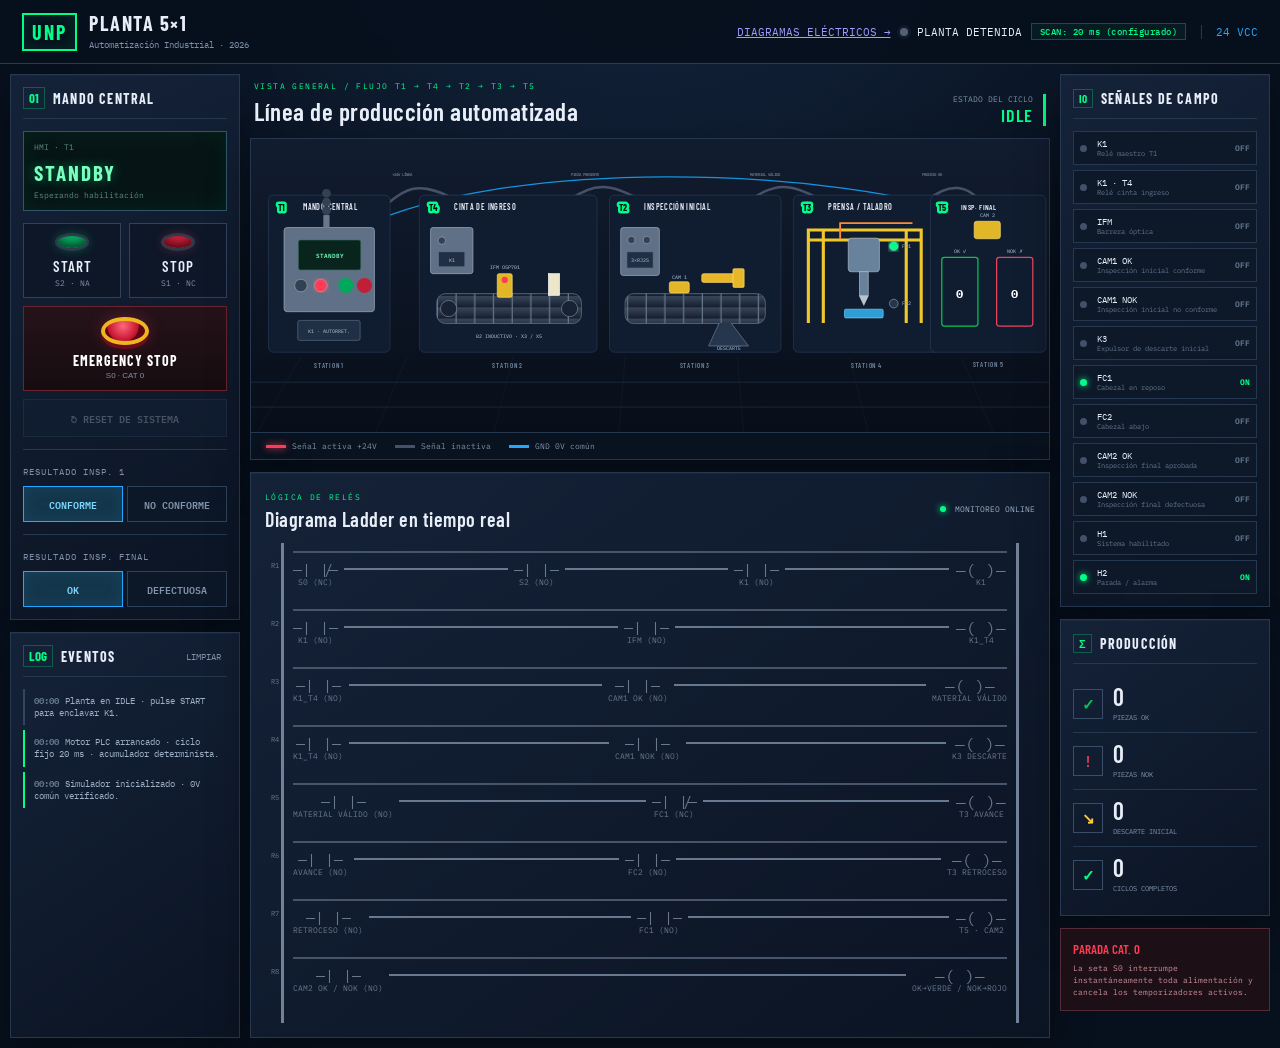
<file: index.html>
<!doctype html>
<html lang="es">
<head>
  <meta charset="utf-8">
  <meta name="viewport" content="width=device-width, initial-scale=1">
  <meta name="description" content="Simulador didáctico de una planta automatizada de cinco tableros en cascada.">
  <title>Planta 5 Tableros | UNP</title>
  <link rel="stylesheet" href="style.css">
</head>
<body>
  <header class="topbar">
    <div class="brand">
      <span class="brand-mark">UNP</span>
      <div><strong>PLANTA 5×1</strong><small>Automatización Industrial · 2026</small></div>
    </div>
    <div class="system-strip">
      <a href="diagramas.html" class="header-link">DIAGRAMAS ELÉCTRICOS →</a>
      <span id="headerLamp" class="status-dot"></span>
      <span id="headerStatus">PLANTA DETENIDA</span>
      <span id="scan-badge" class="scan-badge">SCAN: 20 ms (configurado)</span>
      <span class="voltage">24 VCC</span>
    </div>
  </header>

  <main class="app-shell">
    <aside class="sidebar control-sidebar" aria-label="Panel de control">
      <section class="panel control-panel">
        <div class="panel-heading"><span>01</span><h2>MANDO CENTRAL</h2></div>
        <div class="console-screen" id="hmiScreen">
          <span>HMI · T1</span><strong id="hmiText">STANDBY</strong><small id="hmiSubtext">Esperando habilitación</small>
        </div>

        <div class="command-grid">
          <button id="startBtn" class="industrial-btn start" type="button"><span class="button-face"></span><b>START</b><small>S2 · NA</small></button>
          <button id="stopBtn" class="industrial-btn stop" type="button"><span class="button-face"></span><b>STOP</b><small>S1 · NC</small></button>
        </div>
        <button id="estopBtn" class="estop" type="button"><span></span><b>EMERGENCY STOP</b><small>S0 · CAT 0</small></button>
        <button id="resetBtn" class="secondary-btn" type="button">↻ RESET DE SISTEMA</button>

        <div class="control-group">
          <label>RESULTADO INSP. 1</label>
          <div class="segmented" id="cam1Selector" role="group" aria-label="Resultado de inspección inicial">
            <button class="active" data-cam1="CONFORME" type="button">CONFORME</button>
            <button data-cam1="NO_CONFORME" type="button">NO CONFORME</button>
          </div>
        </div>

        <div class="control-group">
          <label>RESULTADO INSP. FINAL</label>
          <div class="segmented" id="cam2Selector" role="group" aria-label="Resultado de inspección final">
            <button class="active" data-cam2="OK" type="button">OK</button>
            <button data-cam2="DEFECTUOSA" type="button">DEFECTUOSA</button>
          </div>
        </div>
      </section>

      <section class="panel log-panel">
        <div class="panel-heading"><span>LOG</span><h2>EVENTOS</h2><button id="clearLogBtn" type="button">LIMPIAR</button></div>
        <ol id="eventLog" aria-live="polite"></ol>
      </section>
    </aside>

    <section class="workspace">
      <div class="workspace-title">
        <div><span class="eyebrow">VISTA GENERAL / FLUJO T1 → T4 → T2 → T3 → T5</span><h1>Línea de producción automatizada</h1></div>
        <div class="cycle-state"><small>ESTADO DEL CICLO</small><strong id="cycleState">IDLE</strong></div>
      </div>

      <section class="plant-card" aria-label="Animación de planta">
        <svg id="plantSvg" viewBox="0 0 1280 470" role="img" aria-labelledby="plantTitle plantDesc">
          <title id="plantTitle">Planta industrial de cinco estaciones</title>
          <desc id="plantDesc">Pupitre, cinta de ingreso, inspección inicial, prensa neumática e inspección final conectados en cascada.</desc>
          <defs>
            <linearGradient id="floorGrad" x1="0" y1="0" x2="0" y2="1"><stop stop-color="#111c2f"/><stop offset="1" stop-color="#080e19"/></linearGradient>
            <linearGradient id="steel" x1="0" y1="0" x2="1" y2="0"><stop stop-color="#65758c"/><stop offset=".5" stop-color="#cad2dc"/><stop offset="1" stop-color="#4d5b6e"/></linearGradient>
            <linearGradient id="belt" x1="0" y1="0" x2="0" y2="1"><stop stop-color="#39465b"/><stop offset="1" stop-color="#151e2d"/></linearGradient>
            <pattern id="beltPattern" width="30" height="18" patternUnits="userSpaceOnUse"><rect width="30" height="18" fill="url(#belt)"/><path d="M29 0v18" stroke="#65758a" stroke-width="2"/></pattern>
            <filter id="greenGlow"><feGaussianBlur stdDeviation="5" result="blur"/><feMerge><feMergeNode in="blur"/><feMergeNode in="SourceGraphic"/></feMerge></filter>
            <filter id="redGlow"><feGaussianBlur stdDeviation="4" result="blur"/><feMerge><feMergeNode in="blur"/><feMergeNode in="SourceGraphic"/></feMerge></filter>
          </defs>
          <rect width="1280" height="470" fill="url(#floorGrad)"/>
          <path d="M0 390H1280M0 430H1280" class="floor-line"/><path d="M80 350L10 470M250 350L200 470M420 350L390 470M600 350L590 470M780 350L790 470M960 350L990 470M1140 350L1190 470" class="floor-line faint"/>

          <g class="interconnects">
            <path id="wire1" class="signal-wire" d="M205 118 C250 70 275 70 330 98"/><path id="wire2" class="signal-wire" d="M510 98 C550 70 575 70 625 98"/><path id="wire3" class="signal-wire" d="M800 98 C840 70 865 70 915 98"/><path id="wire4" class="signal-wire" d="M1085 98 C1120 70 1150 70 1180 112"/>
            <path class="ground-wire" d="M180 140 C400 35 910 35 1200 135"/>
          </g>

          <g id="stationT1" class="station" transform="translate(28 90)">
            <rect class="station-back" x="0" y="0" width="195" height="252" rx="8"/>
            <text class="station-code" x="16" y="26">T1</text><text class="station-name" x="56" y="24">MANDO CENTRAL</text>
            <rect class="cabinet" x="25" y="52" width="145" height="135" rx="5"/>
            <rect class="screen" x="48" y="72" width="100" height="48" rx="3"/><text id="svgHmi" class="screen-text" x="98" y="101">STANDBY</text>
            <circle id="lampH1" class="lamp green" cx="52" cy="145" r="10"/><circle id="lampH2" class="lamp red active" cx="84" cy="145" r="10"/>
            <circle class="push green" cx="124" cy="145" r="12"/><circle class="push red" cx="154" cy="145" r="12"/>
            <g class="tower" transform="translate(93 32)"><rect x="-5" y="0" width="10" height="20"/><circle class="tower-red" cx="0" cy="-7" r="7"/><circle class="tower-yellow" cx="0" cy="-21" r="7"/><circle class="tower-green" cx="0" cy="-35" r="7"/></g>
            <rect class="relay" x="47" y="201" width="100" height="32" rx="3"/><text x="97" y="221" class="component-label">K1 · AUTORRET.</text>
            <text class="station-footer" x="97" y="278">STATION 1</text>
          </g>

          <g id="stationT4" class="station" transform="translate(270 90)">
            <rect class="station-back" width="285" height="252" rx="8"/>
            <text class="station-code" x="16" y="26">T4</text><text class="station-name" x="56" y="24">CINTA DE INGRESO</text>
            <rect class="small-panel" x="18" y="52" width="68" height="74" rx="4"/><circle class="lamp green station-power" cx="36" cy="73" r="6"/><rect class="relay" x="31" y="91" width="42" height="24"/><text class="tiny-label" x="52" y="107">K1</text>
            <rect class="belt" x="28" y="158" width="232" height="48" rx="14"/>
            <g class="belt-rollers"><circle cx="47" cy="182" r="13"/><circle cx="241" cy="182" r="13"/></g>
            <rect id="partT4" class="part hidden" x="50" y="164" width="34" height="22" rx="4"/>
            <g transform="translate(137 126)"><rect class="sensor" x="-12" y="0" width="24" height="38" rx="3"/><circle cx="0" cy="10" r="5" fill="#ff3b55"/><text class="tiny-label" x="0" y="-7">IFM O5P701</text></g>
            <rect class="reflector" x="207" y="126" width="18" height="35"/><path id="opticalBeam" class="optical-beam" d="M149 145H207"/>
            <text class="component-label" x="144" y="229">B2 INDUCTIVO · X3 / X5</text><text class="station-footer" x="142" y="278">STATION 2</text>
          </g>

          <g id="stationT2" class="station" transform="translate(575 90)">
            <rect class="station-back" width="275" height="252" rx="8"/>
            <text class="station-code" x="16" y="26">T2</text><text class="station-name" x="56" y="24">INSPECCIÓN INICIAL</text>
            <rect class="small-panel" x="18" y="52" width="62" height="77" rx="4"/><circle id="sortGreen" class="lamp green" cx="35" cy="72" r="6"/><circle id="sortYellow" class="lamp yellow" cx="60" cy="72" r="6"/><rect class="relay" x="28" y="91" width="42" height="26"/><text class="tiny-label" x="49" y="108">3×RJ2S</text>
            <rect class="belt" x="25" y="158" width="225" height="48" rx="14"/><rect id="partT2" class="part hidden" x="55" y="164" width="34" height="22" rx="4"/>
            <g id="pusher" class="pusher" transform="translate(148 126)"><rect x="0" y="0" width="62" height="14" rx="3"/><rect x="50" y="-8" width="18" height="30" rx="2"/></g>
            <path class="discard-chute" d="M195 205l28 37h-64l17-37"/><text class="tiny-label" x="191" y="249">DESCARTE</text>
            <g class="sensors"><rect class="sensor" x="96" y="139" width="32" height="18" rx="3"/><text class="tiny-label" x="112" y="135">CAM 1</text></g>
            <text class="station-footer" x="137" y="278">STATION 3</text>
          </g>

          <g id="stationT3" class="station" transform="translate(870 90)">
            <rect class="station-back" width="235" height="252" rx="8"/>
            <text class="station-code" x="16" y="26">T3</text><text class="station-name" x="56" y="24">PRENSA / TALADRO</text>
            <path class="safety-cage" d="M24 205V56H205V205M24 72H205M48 56v149M181 56v149"/>
            <g id="drillHead" class="drill" transform="translate(113 69)"><rect x="-25" y="0" width="50" height="54" rx="5"/><rect x="-7" y="54" width="14" height="38"/><path d="M-8 92L0 109L8 92Z"/></g>
            <rect class="workpiece" x="82" y="183" width="62" height="14" rx="2"/><circle id="fc1" class="limit-switch active" cx="161" cy="82" r="7"/><circle id="fc2" class="limit-switch" cx="161" cy="174" r="7"/><text class="tiny-label" x="181" y="85">FC1</text><text class="tiny-label" x="181" y="177">FC2</text>
            <path class="pneumatic" d="M75 70V45H191"/>
            <text class="station-footer" x="117" y="278">STATION 4</text>
          </g>

          <g id="stationT5" class="station" transform="translate(1090 90)">
            <rect class="station-back" width="185" height="252" rx="8"/>
            <text class="station-code" x="12" y="26">T5</text>
            <text class="station-name compact" x="49" y="24">INSP. FINAL</text>
            <rect x="70" y="42" width="42" height="28" rx="4" class="sensor"/>
            <text class="tiny-label" x="91" y="35">CAM 2</text>
            <g id="containerOK">
              <rect x="18" y="100" width="58" height="110" rx="4" class="container-ok"/>
              <rect id="fillOK" x="20" y="208" width="54" height="0" rx="2" class="fill-ok"/>
              <text class="tiny-label" x="47" y="93">OK ✓</text>
              <text id="countOK" class="counter-label" x="47" y="165">0</text>
            </g>
            <g id="containerNOK">
              <rect x="106" y="100" width="58" height="110" rx="4" class="container-nok"/>
              <rect id="fillNOK" x="108" y="208" width="54" height="0" rx="2" class="fill-nok"/>
              <text class="tiny-label" x="135" y="93">NOK ✗</text>
              <text id="countNOK" class="counter-label" x="135" y="165">0</text>
            </g>
            <text class="station-footer" x="92" y="275">STATION 5</text>
          </g>

          <g id="movingPart" class="moving-part hidden"><rect x="-18" y="-11" width="36" height="22" rx="4"/><path d="M-10-4h20M-10 2h20"/></g>
          <g class="flow-labels"><text x="242" y="60">+24V LÍNEA</text><text x="536" y="60">PIEZA PRESENTE</text><text x="824" y="60">MATERIAL VÁLIDO</text><text x="1092" y="60">PROCESO OK</text></g>
        </svg>
        <div class="legend"><span><i class="legend-line live"></i>Señal activa +24V</span><span><i class="legend-line"></i>Señal inactiva</span><span><i class="legend-ground"></i>GND 0V común</span></div>
      </section>

      <section class="ladder-card">
        <div class="section-heading"><div><span class="eyebrow">LÓGICA DE RELÉS</span><h2>Diagrama Ladder en tiempo real</h2></div><span class="live-badge"><i></i> MONITOREO ONLINE</span></div>
        <div class="ladder" id="ladderDiagram" aria-label="Diagrama ladder de ocho rungs"></div>
      </section>
    </section>

    <aside class="sidebar status-sidebar" aria-label="Panel de estado">
      <section class="panel state-panel">
        <div class="panel-heading"><span>IO</span><h2>SEÑALES DE CAMPO</h2></div>
        <div id="signalList" class="signal-list"></div>
      </section>
      <section class="panel counters-panel">
        <div class="panel-heading"><span>Σ</span><h2>PRODUCCIÓN</h2></div>
        <div class="counter"><span class="counter-icon ok">✓</span><div><strong id="okCount">0</strong><small>PIEZAS OK</small></div></div>
        <div class="counter"><span class="counter-icon nok">!</span><div><strong id="nokCount">0</strong><small>PIEZAS NOK</small></div></div>
        <div class="counter"><span class="counter-icon reject">↘</span><div><strong id="rejectCount">0</strong><small>DESCARTE INICIAL</small></div></div>
        <div class="counter"><span class="counter-icon cycles">✓</span><div><strong id="cycleCount">0</strong><small>CICLOS COMPLETOS</small></div></div>
      </section>
      <section class="safety-note"><strong>PARADA CAT. 0</strong><p>La seta S0 interrumpe instantáneamente toda alimentación y cancela los temporizadores activos.</p></section>
    </aside>
  </main>
  <div id="emergencyOverlay" class="emergency-overlay" aria-hidden="true"><strong>EMERGENCIA</strong><span>S0 ACTIVADO · ALIMENTACIÓN GENERAL INTERRUMPIDA</span></div>
  <script src="script.js"></script>
</body>
</html>
</file>
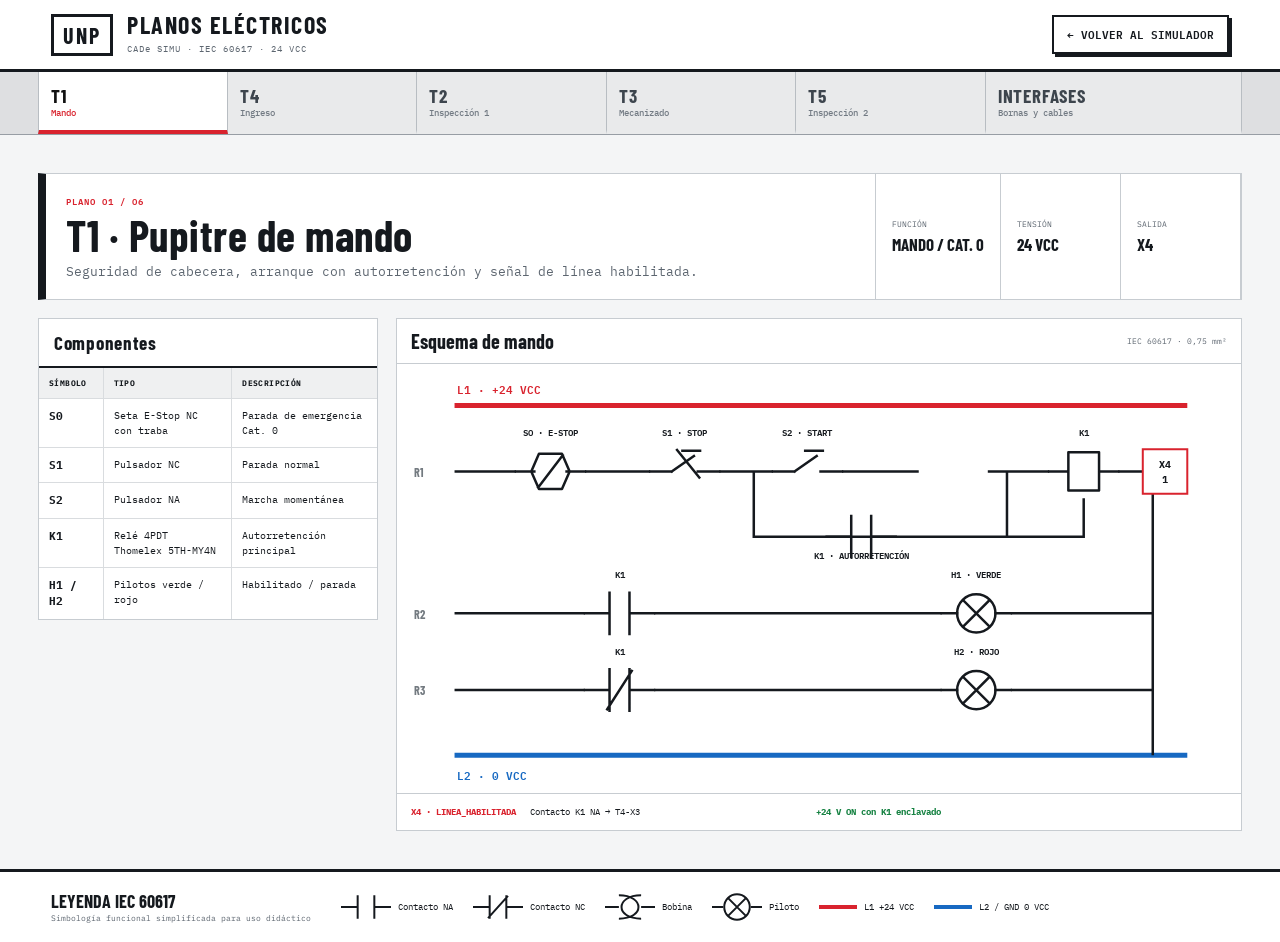
<file: diagramas.html>
<!doctype html>
<html lang="es">
<head>
  <meta charset="utf-8">
  <meta name="viewport" content="width=device-width, initial-scale=1">
  <meta name="description" content="Planos eléctricos CADe SIMU e interfases de la planta automatizada de cinco tableros.">
  <title>Diagramas eléctricos | Planta 5 Tableros</title>
  <link rel="stylesheet" href="diagramas.css">
</head>
<body>
  <header class="drawing-header">
    <div class="drawing-brand">
      <span class="brand-code">UNP</span>
      <div><strong>PLANOS ELÉCTRICOS</strong><small>CADe SIMU · IEC 60617 · 24 VCC</small></div>
    </div>
    <a href="index.html" class="back-btn">← VOLVER AL SIMULADOR</a>
  </header>

  <nav class="tab-bar" aria-label="Diagramas por tablero">
    <button class="tab active" type="button" role="tab" aria-selected="true" aria-controls="panel-t1" id="tab-t1" data-tab="t1">T1 <span>Mando</span></button>
    <button class="tab" type="button" role="tab" aria-selected="false" aria-controls="panel-t4" id="tab-t4" data-tab="t4">T4 <span>Ingreso</span></button>
    <button class="tab" type="button" role="tab" aria-selected="false" aria-controls="panel-t2" id="tab-t2" data-tab="t2">T2 <span>Inspección 1</span></button>
    <button class="tab" type="button" role="tab" aria-selected="false" aria-controls="panel-t3" id="tab-t3" data-tab="t3">T3 <span>Mecanizado</span></button>
    <button class="tab" type="button" role="tab" aria-selected="false" aria-controls="panel-t5" id="tab-t5" data-tab="t5">T5 <span>Inspección 2</span></button>
    <button class="tab interfaces-tab" type="button" role="tab" aria-selected="false" aria-controls="panel-interfaces" id="tab-interfaces" data-tab="interfaces">INTERFASES <span>Bornas y cables</span></button>
  </nav>

  <main class="drawing-main">
    <section class="diagram-panel active" id="panel-t1" role="tabpanel" aria-labelledby="tab-t1" data-panel="t1">
      <div class="title-block"><div><span class="sheet-number">PLANO 01 / 06</span><h1>T1 · Pupitre de mando</h1><p>Seguridad de cabecera, arranque con autorretención y señal de línea habilitada.</p></div><dl><div><dt>FUNCIÓN</dt><dd>MANDO / CAT. 0</dd></div><div><dt>TENSIÓN</dt><dd>24 VCC</dd></div><div><dt>SALIDA</dt><dd>X4</dd></div></dl></div>
      <div class="content-grid">
        <section class="component-card"><h2>Componentes</h2><div class="table-wrap"><table><thead><tr><th>Símbolo</th><th>Tipo</th><th>Descripción</th></tr></thead><tbody>
          <tr><td><b>S0</b></td><td>Seta E-Stop NC con traba</td><td>Parada de emergencia Cat. 0</td></tr><tr><td><b>S1</b></td><td>Pulsador NC</td><td>Parada normal</td></tr><tr><td><b>S2</b></td><td>Pulsador NA</td><td>Marcha momentánea</td></tr><tr><td><b>K1</b></td><td>Relé 4PDT Thomelex 5TH-MY4N</td><td>Autorretención principal</td></tr><tr><td><b>H1 / H2</b></td><td>Pilotos verde / rojo</td><td>Habilitado / parada</td></tr>
        </tbody></table></div></section>
        <section class="schematic-card" aria-label="Diagrama ladder T1"><div class="card-heading"><h2>Esquema de mando</h2><span>IEC 60617 · 0,75 mm²</span></div>
          <svg class="ladder-svg" viewBox="0 0 1100 560" role="img" aria-labelledby="t1-title t1-desc"><title id="t1-title">Diagrama ladder del tablero T1</title><desc id="t1-desc">Tres rungs con parada de emergencia, marcha, autorretención y pilotos.</desc>
            <g class="rails"><line class="rail l1" x1="75" y1="54" x2="1030" y2="54"/><line class="rail l2" x1="75" y1="510" x2="1030" y2="510"/><text class="rail-label l1-text" x="78" y="39">L1 · +24 VCC</text><text class="rail-label l2-text" x="78" y="542">L2 · 0 VCC</text></g>
            <g class="rung"><text class="rung-id" x="22" y="147">R1</text><path class="wire" d="M75 140H155M245 140H330M420 140H490M580 140H680M770 140H850"/><use href="#emergency-nc" x="155" y="105"/><text x="200" y="94">S0 · E-STOP</text><use href="#push-nc" x="330" y="105"/><text x="375" y="94">S1 · STOP</text><use href="#push-no" x="490" y="105"/><text x="535" y="94">S2 · START</text><use href="#coil" x="850" y="105"/><text x="895" y="94">K1</text><path class="wire" d="M895 175V225H465V140M465 225H560M650 225H795V140"/><use href="#contact-no" x="560" y="190"/><text x="605" y="254">K1 · AUTORRETENCIÓN</text><path class="wire" d="M940 140H985V510"/></g>
            <g class="rung"><text class="rung-id" x="22" y="332">R2</text><path class="wire" d="M75 325H245M335 325H710M800 325H985"/><use href="#contact-no" x="245" y="290"/><text x="290" y="279">K1</text><use href="#lamp" x="710" y="290"/><text x="755" y="279">H1 · VERDE</text></g>
            <g class="rung"><text class="rung-id" x="22" y="432">R3</text><path class="wire" d="M75 425H245M335 425H710M800 425H985"/><use href="#contact-nc" x="245" y="390"/><text x="290" y="379">K1</text><use href="#lamp" x="710" y="390"/><text x="755" y="379">H2 · ROJO</text></g>
            <g class="terminal output"><rect x="972" y="111" width="58" height="58"/><text x="1001" y="136">X4</text><text x="1001" y="155">1</text></g>
            <defs><g id="contact-no"><path d="M0 35H32M58 35H90M32 8V62M58 8V62"/></g><g id="contact-nc"><path d="M0 35H32M58 35H90M32 8V62M58 8V62M29 60L61 10"/></g><g id="push-no"><path d="M0 35H28M62 35H90M28 35L57 15M42 8H65"/></g><g id="push-nc"><path d="M0 35H28M62 35H90M28 35L57 15M42 8H65M35 7L64 43"/></g><g id="emergency-nc"><path d="M0 35H24M66 35H90M30 12L60 12L70 35L60 58H30L20 35ZM29 56L61 14"/></g><g id="coil"><path d="M0 35H25M65 35H90M25 10H65V60H25Z"/></g><g id="lamp"><path d="M0 35H20M70 35H90"/><circle cx="45" cy="35" r="25"/><path d="M28 18L62 52M62 18L28 52"/></g></defs>
          </svg>
          <div class="signal-note"><b>X4 · LINEA_HABILITADA</b><span>Contacto K1 NA → T4-X3</span><strong>+24 V ON con K1 enclavado</strong></div>
        </section>
      </div>
    </section>

    <section class="diagram-panel" id="panel-t4" role="tabpanel" aria-labelledby="tab-t4" data-panel="t4" hidden>
      <div class="title-block"><div><span class="sheet-number">PLANO 02 / 06</span><h1>T4 · Cinta de ingreso</h1><p>Barrera óptica, rearme sin contacto y señal de pieza presente.</p></div><dl><div><dt>ENTRADA</dt><dd>X3</dd></div><div><dt>TENSIÓN</dt><dd>24 VCC</dd></div><div><dt>SALIDA</dt><dd>X5</dd></div></dl></div>
      <div class="content-grid"><section class="component-card"><h2>Componentes</h2><div class="table-wrap"><table><thead><tr><th>Símbolo</th><th>Tipo</th><th>Descripción</th></tr></thead><tbody><tr><td><b>IFM</b></td><td>Sensor óptico réflex O5P701</td><td>Detecta interrupción del haz</td></tr><tr><td><b>B2</b></td><td>Sensor inductivo</td><td>Rearme sin contacto</td></tr><tr><td><b>K1</b></td><td>Comat Releco C9-A41</td><td>Relé de mando de cinta</td></tr><tr><td><b>M1</b></td><td>Motor CC</td><td>Accionamiento cinta</td></tr></tbody></table></div></section>
        <section class="schematic-card"><div class="card-heading"><h2>Esquema de ingreso</h2><span>IEC 60617 · 0,75 mm²</span></div><svg class="ladder-svg" viewBox="0 0 1100 500" role="img" aria-labelledby="t4-title"><title id="t4-title">Diagrama ladder del tablero T4</title><g class="rails"><line class="rail l1" x1="75" y1="54" x2="1030" y2="54"/><line class="rail l2" x1="75" y1="450" x2="1030" y2="450"/><text class="rail-label l1-text" x="78" y="39">L1 · +24 VCC</text><text class="rail-label l2-text" x="78" y="482">L2 · 0 VCC</text></g><g class="rung"><text class="rung-id" x="22" y="172">R1</text><path class="wire" d="M75 165H175M265 165H405M505 165H785M875 165H985V450"/><g class="terminal input"><rect x="102" y="136" width="58" height="58"/><text x="131" y="161">X3</text><text x="131" y="180">1</text></g><use href="#t4-contact-no" x="175" y="130"/><text x="220" y="119">X3 · PERMISO</text><g class="sensor-symbol optical" transform="translate(405 130)"><rect width="100" height="70"/><path d="M18 52L78 18M53 16L80 18L77 45"/><circle cx="18" cy="52" r="5"/></g><text x="455" y="119">IFM · O5P701</text><use href="#t4-coil" x="785" y="130"/><text x="830" y="119">K1</text></g><g class="rung"><text class="rung-id" x="22" y="322">R2</text><path class="wire" d="M75 315H200M290 315H430M530 315H760M850 315H985"/><use href="#t4-contact-no" x="200" y="280"/><text x="245" y="269">K1</text><g class="sensor-symbol inductive" transform="translate(430 280)"><rect width="100" height="70"/><path d="M20 20C55 20 55 50 20 50M70 18V52"/></g><text x="480" y="269">B2 · REARME</text><g class="motor" transform="translate(760 280)"><path d="M0 35H20M80 35H90"/><circle cx="50" cy="35" r="30"/><text x="50" y="42">M</text></g><text x="805" y="269">M1 · CINTA</text></g><g class="terminal output"><rect x="972" y="136" width="58" height="58"/><text x="1001" y="161">X5</text><text x="1001" y="180">1</text></g><defs><g id="t4-contact-no"><path d="M0 35H32M58 35H90M32 8V62M58 8V62"/></g><g id="t4-coil"><path d="M0 35H25M65 35H90M25 10H65V60H25Z"/></g></defs></svg><div class="signal-note"><b>X3 · LINEA_HABILITADA</b><span>T1-X4 → permiso de ciclo</span><b>X5 · PIEZA_PRESENTE</b><span>K1 NA → T2-X3 · +24 V</span></div></section>
      </div>
    </section>

    <section class="diagram-panel" id="panel-t2" role="tabpanel" aria-labelledby="tab-t2" data-panel="t2" hidden>
      <div class="title-block"><div><span class="sheet-number">PLANO 03 / 06</span><h1>T2 · Inspección inicial</h1><p>Discriminación inductiva/capacitiva, señalización y expulsor neumático.</p></div><dl><div><dt>ENTRADA</dt><dd>X3</dd></div><div><dt>TENSIÓN</dt><dd>24 VCC</dd></div><div><dt>SALIDA</dt><dd>X5</dd></div></dl></div>
      <div class="content-grid"><section class="component-card"><h2>Componentes</h2><div class="table-wrap"><table><thead><tr><th>Símbolo</th><th>Tipo</th><th>Descripción</th></tr></thead><tbody><tr><td><b>B1</b></td><td>Sensor inductivo</td><td>Pieza metálica / conforme</td></tr><tr><td><b>B2</b></td><td>Sensor capacitivo</td><td>Dieléctrico / no conforme</td></tr><tr><td><b>CAM1</b></td><td>Interfaz cámara</td><td>Salida digital OK / NOK</td></tr><tr><td><b>K1 / K2</b></td><td>IDEC RJ2S-CL DPDT</td><td>Discriminadores</td></tr><tr><td><b>K3 / CIL</b></td><td>Relé + cilindro</td><td>Expulsor de descarte</td></tr><tr><td><b>H1 / H2</b></td><td>Pilotos verde / amarillo</td><td>Conforme / no conforme</td></tr></tbody></table></div></section>
        <section class="schematic-card"><div class="card-heading"><h2>Esquema de inspección</h2><span>IEC 60617 · 0,75 mm²</span></div><svg class="ladder-svg tall" viewBox="0 0 1100 650" role="img" aria-labelledby="t2-title"><title id="t2-title">Diagrama ladder del tablero T2</title><g class="rails"><line class="rail l1" x1="75" y1="54" x2="1030" y2="54"/><line class="rail l2" x1="75" y1="600" x2="1030" y2="600"/><text class="rail-label l1-text" x="78" y="39">L1 · +24 VCC</text><text class="rail-label l2-text" x="78" y="632">L2 · 0 VCC</text></g>
          <g class="rung"><text class="rung-id" x="22" y="157">R1</text><path class="wire" d="M75 150H165M255 150H390M490 150H690M780 150H985V600"/><use href="#t2-contact-no" x="165" y="115"/><text x="210" y="104">X3 · PIEZA</text><g class="sensor-symbol inductive" transform="translate(390 115)"><rect width="100" height="70"/><path d="M20 20C55 20 55 50 20 50M70 18V52"/></g><text x="440" y="104">B1 · INDUCTIVO</text><use href="#t2-coil" x="690" y="115"/><text x="735" y="104">K1 · CONFORME</text><path class="wire" d="M650 150V225H690M780 225H870"/><use href="#t2-lamp" x="690" y="190"/><text x="735" y="260">H1 · VERDE</text></g>
          <g class="rung"><text class="rung-id" x="22" y="357">R2</text><path class="wire" d="M75 350H165M255 350H390M490 350H585M675 350H760M850 350H985"/><use href="#t2-contact-no" x="165" y="315"/><text x="210" y="304">X3 · PIEZA</text><g class="sensor-symbol capacitive" transform="translate(390 315)"><rect width="100" height="70"/><path d="M20 18V52M36 18V52M64 18Q90 35 64 52"/></g><text x="440" y="304">B2 · CAPACITIVO</text><use href="#t2-contact-nc" x="585" y="315"/><text x="630" y="304">K1</text><use href="#t2-coil" x="760" y="315"/><text x="805" y="304">K2</text><path class="wire" d="M730 350V440H760M850 440H985"/><g class="cylinder" transform="translate(760 405)"><path d="M0 35H15M15 7H80V63H15ZM48 7V63M48 35H88M88 20L105 35L88 50"/></g><text x="812" y="482">K3 · CIL EXPULSOR</text></g>
          <g class="rung"><text class="rung-id" x="22" y="537">R3</text><path class="wire" d="M75 530H300M390 530H700M790 530H985"/><use href="#t2-contact-no" x="300" y="495"/><text x="345" y="484">K2</text><use href="#t2-lamp" x="700" y="495"/><text x="745" y="484">H2 · AMARILLO</text></g><g class="terminal input"><rect x="102" y="121" width="58" height="58"/><text x="131" y="146">X3</text><text x="131" y="165">1</text></g><g class="terminal output"><rect x="972" y="121" width="58" height="58"/><text x="1001" y="146">X5</text><text x="1001" y="165">1</text></g><defs><g id="t2-contact-no"><path d="M0 35H32M58 35H90M32 8V62M58 8V62"/></g><g id="t2-contact-nc"><path d="M0 35H32M58 35H90M32 8V62M58 8V62M29 60L61 10"/></g><g id="t2-coil"><path d="M0 35H25M65 35H90M25 10H65V60H25Z"/></g><g id="t2-lamp"><path d="M0 35H20M70 35H90"/><circle cx="45" cy="35" r="25"/><path d="M28 18L62 52M62 18L28 52"/></g></defs></svg><div class="signal-note"><b>X3 · PIEZA_PRESENTE</b><span>T4-X5 → habilita inspección</span><b>X5 · MATERIAL_VALIDO</b><span>K1 NA → T3-X3 · +24 V</span></div></section>
      </div>
    </section>

    <section class="diagram-panel" id="panel-t3" role="tabpanel" aria-labelledby="tab-t3" data-panel="t3" hidden>
      <div class="title-block"><div><span class="sheet-number">PLANO 04 / 06</span><h1>T3 · Mecanizado</h1><p>Secuenciador biestable de avance, trabajo, retroceso y confirmación de reposo.</p></div><dl><div><dt>ENTRADA</dt><dd>X3</dd></div><div><dt>TENSIÓN</dt><dd>24 VCC</dd></div><div><dt>SALIDA</dt><dd>X6</dd></div></dl></div>
      <div class="content-grid"><section class="component-card"><h2>Componentes</h2><div class="table-wrap"><table><thead><tr><th>Símbolo</th><th>Tipo</th><th>Descripción</th></tr></thead><tbody><tr><td><b>FC1</b></td><td>Sensor inductivo</td><td>Posición reposo</td></tr><tr><td><b>FC2</b></td><td>Sensor inductivo</td><td>Posición trabajo</td></tr><tr><td><b>R1 / R2 / R3</b></td><td>Omron G2RV slim</td><td>Set, reset y retención avance</td></tr><tr><td><b>R4 / R5</b></td><td>Phoenix Contact</td><td>Retención retroceso / fin de etapa</td></tr><tr><td><b>CIL</b></td><td>Cilindro guiado</td><td>Herramienta de mecanizado</td></tr><tr><td><b>H1 / H2</b></td><td>Pilotos</td><td>Avance / retroceso</td></tr></tbody></table></div></section>
        <section class="schematic-card"><div class="card-heading"><h2>Cadena biestable</h2><span>IEC 60617 · 0,75 mm²</span></div><svg class="ladder-svg extra-tall" viewBox="0 0 1100 900" role="img" aria-labelledby="t3-title"><title id="t3-title">Diagrama ladder del tablero T3</title><g class="rails"><line class="rail l1" x1="75" y1="54" x2="1030" y2="54"/><line class="rail l2" x1="75" y1="850" x2="1030" y2="850"/><text class="rail-label l1-text" x="78" y="39">L1 · +24 VCC</text><text class="rail-label l2-text" x="78" y="882">L2 · 0 VCC</text></g>
          <g class="rung"><text class="rung-id" x="22" y="142">R1</text><path class="wire" d="M75 135H160M250 135H350M440 135H550M640 135H790M880 135H985V850"/><use href="#t3-no" x="160" y="100"/><text x="205" y="89">X3</text><use href="#t3-no" x="350" y="100"/><text x="395" y="89">FC1</text><use href="#t3-nc" x="550" y="100"/><text x="595" y="89">R3</text><use href="#t3-coil" x="790" y="100"/><text x="835" y="89">R1 · SET</text></g>
          <g class="rung"><text class="rung-id" x="22" y="272">R2</text><path class="wire" d="M75 265H230M320 265H580M670 265H985"/><use href="#t3-no" x="230" y="230"/><text x="275" y="219">R1</text><use href="#t3-coil" x="580" y="230"/><text x="625" y="219">R3 · RET.</text><path class="wire" d="M540 265V345H580M685 345H800"/><g class="cylinder" transform="translate(580 310)"><path d="M0 35H15M15 7H80V63H15ZM48 7V63M48 35H88M88 20L105 35L88 50"/></g><text x="632" y="387">CIL · AVANCE</text></g>
          <g class="rung"><text class="rung-id" x="22" y="477">R3</text><path class="wire" d="M75 470H185M275 470H385M475 470H585M675 470H790M880 470H985"/><use href="#t3-no" x="185" y="435"/><text x="230" y="424">FC2</text><use href="#t3-no" x="385" y="435"/><text x="430" y="424">R3</text><use href="#t3-nc" x="585" y="435"/><text x="630" y="424">R4</text><use href="#t3-coil" x="790" y="435"/><text x="835" y="424">R2 · RESET</text></g>
          <g class="rung"><text class="rung-id" x="22" y="607">R4</text><path class="wire" d="M75 600H230M320 600H580M670 600H985"/><use href="#t3-no" x="230" y="565"/><text x="275" y="554">R2</text><use href="#t3-coil" x="580" y="565"/><text x="625" y="554">R4 · RET.</text><path class="wire" d="M540 600V680H580M685 680H800"/><g class="cylinder reverse" transform="translate(580 645)"><path d="M0 35H15M15 7H80V63H15ZM48 7V63M48 35H88M88 20L105 35L88 50"/></g><text x="632" y="722">CIL · RETROCESO</text></g>
          <g class="rung"><text class="rung-id" x="22" y="797">R5</text><path class="wire" d="M75 790H180M270 790H375M465 790H570M660 790H765M855 790H985"/><use href="#t3-no" x="180" y="755"/><text x="225" y="744">R4</text><use href="#t3-no" x="375" y="755"/><text x="420" y="744">FC1</text><use href="#t3-nc" x="570" y="755"/><text x="615" y="744">R3</text><use href="#t3-coil" x="765" y="755"/><text x="810" y="744">R5 · FIN</text></g><g class="terminal input"><rect x="102" y="106" width="58" height="58"/><text x="131" y="131">X3</text><text x="131" y="150">1</text></g><g class="terminal output"><rect x="972" y="761" width="58" height="58"/><text x="1001" y="786">X6</text><text x="1001" y="805">1</text></g><defs><g id="t3-no"><path d="M0 35H32M58 35H90M32 8V62M58 8V62"/></g><g id="t3-nc"><path d="M0 35H32M58 35H90M32 8V62M58 8V62M29 60L61 10"/></g><g id="t3-coil"><path d="M0 35H25M65 35H90M25 10H65V60H25Z"/></g></defs></svg><div class="signal-note"><b>X3 · MATERIAL_VALIDO</b><span>T2-X5 → dispara secuencia</span><b>X6 · PROCESO_TERMINADO</b><span>R5 NA → T5-X4 · +24 V</span></div></section>
      </div>
    </section>

    <section class="diagram-panel" id="panel-t5" role="tabpanel" aria-labelledby="tab-t5" data-panel="t5" hidden>
      <div class="title-block"><div><span class="sheet-number">PLANO 05 / 06</span><h1>T5 · Inspección final</h1><p>Clasificación por cámara hacia contenedores de aprobados y reproceso.</p></div><dl><div><dt>ENTRADA</dt><dd>X4</dd></div><div><dt>TENSIÓN</dt><dd>24 VCC</dd></div><div><dt>SALIDAS</dt><dd>OK / NOK</dd></div></dl></div>
      <div class="content-grid"><section class="component-card"><h2>Componentes</h2><div class="table-wrap"><table><thead><tr><th>Símbolo</th><th>Tipo</th><th>Descripción</th></tr></thead><tbody><tr><td><b>CAM2</b></td><td>Interfaz cámara</td><td>Salida digital OK / NOK</td></tr><tr><td><b>K1</b></td><td>Comat Releco C9-A41</td><td>Clasificador principal</td></tr><tr><td><b>K2 / K3</b></td><td>IDEC RJ2S</td><td>Desviadores verde / rojo</td></tr><tr><td><b>S1</b></td><td>Conmutador</td><td>Selector de modo</td></tr><tr><td><b>H1 / H2</b></td><td>Pilotos verde / rojo</td><td>Resultado de clasificación</td></tr><tr><td><b>CONT-V / CONT-R</b></td><td>Contenedores</td><td>Aprobadas / reproceso</td></tr></tbody></table></div></section>
        <section class="schematic-card"><div class="card-heading"><h2>Esquema de clasificación</h2><span>IEC 60617 · 0,75 mm²</span></div><svg class="ladder-svg tall" viewBox="0 0 1100 680" role="img" aria-labelledby="t5-title"><title id="t5-title">Diagrama ladder del tablero T5</title><g class="rails"><line class="rail l1" x1="75" y1="54" x2="1030" y2="54"/><line class="rail l2" x1="75" y1="630" x2="1030" y2="630"/><text class="rail-label l1-text" x="78" y="39">L1 · +24 VCC</text><text class="rail-label l2-text" x="78" y="662">L2 · 0 VCC</text></g>
          <g class="rung"><text class="rung-id" x="22" y="157">R1</text><path class="wire" d="M75 150H190M280 150H430M530 150H790M880 150H985V630"/><use href="#t5-no" x="190" y="115"/><text x="235" y="104">X4</text><g class="camera" transform="translate(430 115)"><rect width="100" height="70"/><circle cx="48" cy="35" r="19"/><path d="M67 35H86M12 13L28 22"/></g><text x="480" y="104">CAM2 · OK</text><use href="#t5-coil" x="790" y="115"/><text x="835" y="104">K1</text></g>
          <g class="rung"><text class="rung-id" x="22" y="302">R2</text><path class="wire" d="M75 295H230M320 295H650M740 295H985"/><use href="#t5-no" x="230" y="260"/><text x="275" y="249">K1</text><use href="#t5-coil" x="650" y="260"/><text x="695" y="249">K2 · VERDE</text><path class="wire" d="M610 295V370H650M740 370H850"/><use href="#t5-lamp" x="650" y="335"/><text x="695" y="405">H1 · OK</text></g>
          <g class="rung"><text class="rung-id" x="22" y="492">R3</text><path class="wire" d="M75 485H190M280 485H430M520 485H790M880 485H985"/><use href="#t5-no" x="190" y="450"/><text x="235" y="439">X4</text><use href="#t5-nc" x="430" y="450"/><text x="475" y="439">CAM2 · OK</text><use href="#t5-coil" x="790" y="450"/><text x="835" y="439">K3 · ROJO</text></g>
          <g class="rung"><text class="rung-id" x="22" y="582">R4</text><path class="wire" d="M75 575H300M390 575H700M790 575H985"/><use href="#t5-no" x="300" y="540"/><text x="345" y="529">K3</text><use href="#t5-lamp" x="700" y="540"/><text x="745" y="529">H2 · NOK</text></g><g class="terminal input"><rect x="102" y="121" width="58" height="58"/><text x="131" y="146">X4</text><text x="131" y="165">1</text></g><defs><g id="t5-no"><path d="M0 35H32M58 35H90M32 8V62M58 8V62"/></g><g id="t5-nc"><path d="M0 35H32M58 35H90M32 8V62M58 8V62M29 60L61 10"/></g><g id="t5-coil"><path d="M0 35H25M65 35H90M25 10H65V60H25Z"/></g><g id="t5-lamp"><path d="M0 35H20M70 35H90"/><circle cx="45" cy="35" r="25"/><path d="M28 18L62 52M62 18L28 52"/></g></defs></svg><div class="signal-note"><b>X4 · PROCESO_TERMINADO</b><span>T3-X6 → inicia inspección final</span><strong>CAM2 OK → K2 / CAM2 NOK → K3</strong></div></section>
      </div>
    </section>

    <section class="diagram-panel interfaces-panel" id="panel-interfaces" role="tabpanel" aria-labelledby="tab-interfaces" data-panel="interfaces" hidden>
      <div class="title-block"><div><span class="sheet-number">PLANO 06 / 06</span><h1>Interfases entre tableros</h1><p>Distribución de señales +24 VCC y referencia común 0 VCC.</p></div><dl><div><dt>SEÑALES</dt><dd>4</dd></div><div><dt>GND</dt><dd>COMÚN</dd></div><div><dt>CABLE</dt><dd>0,75 mm²</dd></div></dl></div>
      <section class="interconnect-card"><div class="card-heading"><h2>Diagrama de bloques</h2><span>Rojo: señal +24 V · Azul: GND</span></div><svg class="interconnect-svg" viewBox="0 0 1400 440" role="img" aria-labelledby="if-title if-desc"><title id="if-title">Interconexión de los cinco tableros</title><desc id="if-desc">Cuatro enlaces rojos de señal y un conductor azul de masa común.</desc>
        <defs><marker id="signal-arrow" markerWidth="10" markerHeight="10" refX="9" refY="3" orient="auto" markerUnits="strokeWidth"><path d="M0 0L9 3L0 6Z" fill="#d9232e"/></marker></defs>
        <g class="cabinet-box" transform="translate(40 100)"><rect width="200" height="160"/><text class="cabinet-id" x="100" y="58">T1</text><text x="100" y="88">MANDO CENTRAL</text><g class="terminal output"><rect x="163" y="112" width="56" height="40"/><text x="191" y="137">X4</text></g><circle class="gnd-point" cx="100" cy="160" r="7"/></g>
        <g class="cabinet-box" transform="translate(320 100)"><rect width="200" height="160"/><text class="cabinet-id" x="100" y="58">T4</text><text x="100" y="88">CINTA INGRESO</text><g class="terminal input"><rect x="-19" y="112" width="56" height="40"/><text x="9" y="137">X3</text></g><g class="terminal output"><rect x="163" y="112" width="56" height="40"/><text x="191" y="137">X5</text></g><circle class="gnd-point" cx="100" cy="160" r="7"/></g>
        <g class="cabinet-box" transform="translate(600 100)"><rect width="200" height="160"/><text class="cabinet-id" x="100" y="58">T2</text><text x="100" y="88">INSPECCIÓN 1</text><g class="terminal input"><rect x="-19" y="112" width="56" height="40"/><text x="9" y="137">X3</text></g><g class="terminal output"><rect x="163" y="112" width="56" height="40"/><text x="191" y="137">X5</text></g><circle class="gnd-point" cx="100" cy="160" r="7"/></g>
        <g class="cabinet-box" transform="translate(880 100)"><rect width="200" height="160"/><text class="cabinet-id" x="100" y="58">T3</text><text x="100" y="88">MECANIZADO</text><g class="terminal input"><rect x="-19" y="112" width="56" height="40"/><text x="9" y="137">X3</text></g><g class="terminal output"><rect x="163" y="112" width="56" height="40"/><text x="191" y="137">X6</text></g><circle class="gnd-point" cx="100" cy="160" r="7"/></g>
        <g class="cabinet-box" transform="translate(1160 100)"><rect width="200" height="160"/><text class="cabinet-id" x="100" y="58">T5</text><text x="100" y="88">INSPECCIÓN 2</text><g class="terminal input"><rect x="-19" y="112" width="56" height="40"/><text x="9" y="137">X4</text></g><circle class="gnd-point" cx="100" cy="160" r="7"/></g>
        <g class="signal-links"><path d="M240 232H301"/><path d="M520 232H581"/><path d="M800 232H861"/><path d="M1080 232H1141"/></g><g class="link-labels"><text x="270" y="215">1 · LINEA_HABILITADA</text><text x="550" y="215">2 · PIEZA_PRESENTE</text><text x="830" y="215">3 · MATERIAL_VALIDO</text><text x="1110" y="215">4 · PROCESO_TERMINADO</text></g>
        <path class="gnd-bus" d="M140 260V350H1260V260"/><path class="gnd-drop" d="M420 260V350M700 260V350M980 260V350"/><text class="gnd-label" x="700" y="390">GND · 0 VCC COMÚN · AZUL 0,75 mm²</text>
      </svg></section>
      <section class="interface-table-card"><h2>Tabla de interfases</h2><div class="table-wrap"><table class="interface-table"><thead><tr><th>#</th><th>Nombre</th><th>Origen</th><th>Destino</th><th>Señal</th><th>Cable</th><th>Nivel</th></tr></thead><tbody><tr class="gnd-row"><td><b>GND</b></td><td>Masa común</td><td>T1 · 0 Vcc</td><td>T4, T2, T3, T5 · 0 Vcc</td><td>Referencia GND</td><td>Azul 0,75 mm²</td><td>0 V</td></tr><tr><td><b>1</b></td><td>LINEA_HABILITADA</td><td>T1 · X4 (K1 NA)</td><td>T4 · X3</td><td>ON con K1 enclavado</td><td>Rojo 0,75 mm²</td><td>24 V</td></tr><tr><td><b>2</b></td><td>PIEZA_PRESENTE</td><td>T4 · X5 (K1 IFM NA)</td><td>T2 · X3</td><td>ON cuando IFM detecta</td><td>Rojo 0,75 mm²</td><td>24 V</td></tr><tr><td><b>3</b></td><td>MATERIAL_VALIDO</td><td>T2 · X5 (K1 NA)</td><td>T3 · X3</td><td>ON si inspección aprueba</td><td>Rojo 0,75 mm²</td><td>24 V</td></tr><tr><td><b>4</b></td><td>PROCESO_TERMINADO</td><td>T3 · X6 (R5 NA)</td><td>T5 · X4</td><td>ON con retorno a FC1</td><td>Rojo 0,75 mm²</td><td>24 V</td></tr></tbody></table></div></section>
      <section class="connector-grid" aria-label="Conectores virtuales detallados"><article class="connector"><span class="link-index">01</span><div><small>ORIGEN</small><b>T1 · X4</b><em>K1 contacto NA</em></div><i></i><div class="cable-spec"><b>ROJO · 0,75 mm²</b><span>≈ 1 m · +24 V</span></div><i></i><div><small>DESTINO</small><b>T4 · X3</b><em>Permiso de línea</em></div><p>K1 principal enclavado</p></article><article class="connector"><span class="link-index">02</span><div><small>ORIGEN</small><b>T4 · X5</b><em>K1 / IFM contacto NA</em></div><i></i><div class="cable-spec"><b>ROJO · 0,75 mm²</b><span>≈ 1 m · +24 V</span></div><i></i><div><small>DESTINO</small><b>T2 · X3</b><em>Entrada de inspección</em></div><p>Haz IFM interrumpido</p></article><article class="connector"><span class="link-index">03</span><div><small>ORIGEN</small><b>T2 · X5</b><em>K1 conforme NA</em></div><i></i><div class="cable-spec"><b>ROJO · 0,75 mm²</b><span>≈ 1 m · +24 V</span></div><i></i><div><small>DESTINO</small><b>T3 · X3</b><em>Disparo biestable</em></div><p>Inspección inicial aprobada</p></article><article class="connector"><span class="link-index">04</span><div><small>ORIGEN</small><b>T3 · X6</b><em>R5 retorno NA</em></div><i></i><div class="cable-spec"><b>ROJO · 0,75 mm²</b><span>≈ 1 m · +24 V</span></div><i></i><div><small>DESTINO</small><b>T5 · X4</b><em>Entrada cámara 2</em></div><p>Cabezal confirmado en FC1</p></article></section>
    </section>
  </main>

  <footer class="symbol-legend">
    <div class="legend-title"><strong>LEYENDA IEC 60617</strong><span>Simbología funcional simplificada para uso didáctico</span></div>
    <div class="legend-items"><span><svg viewBox="0 0 90 50"><path d="M0 25H30M60 25H90M30 4V46M60 4V46"/></svg>Contacto NA</span><span><svg viewBox="0 0 90 50"><path d="M0 25H30M60 25H90M30 4V46M60 4V46M27 45L63 5"/></svg>Contacto NC</span><span><svg viewBox="0 0 90 50"><path d="M0 25H25M65 25H90M25 4C72 4 72 46 25 46M65 4C18 4 18 46 65 46"/></svg>Bobina</span><span><svg viewBox="0 0 90 50"><path d="M0 25H20M70 25H90"/><circle cx="45" cy="25" r="23"/><path d="M29 9L61 41M61 9L29 41"/></svg>Piloto</span><span class="legend-red"><i></i>L1 +24 VCC</span><span class="legend-blue"><i></i>L2 / GND 0 VCC</span></div>
  </footer>
  <script src="diagramas.js"></script>
</body>
</html>
</file>
<file: style.css>
@import url('https://fonts.googleapis.com/css2?family=Barlow+Condensed:wght@500;600;700&family=IBM+Plex+Mono:wght@400;500;600&display=swap');

:root{--bg:#07101d;--panel:#101b2f;--panel-2:#15233a;--line:#263750;--muted:#7f91aa;--text:#e8eef8;--green:#00ff88;--red:#ff3b55;--yellow:#ffc83d;--blue:#26a7ff;--accent:#e94560;--orange:#ff8a36;--mono:'IBM Plex Mono',monospace;--display:'Barlow Condensed',sans-serif}
*{box-sizing:border-box}html{color-scheme:dark}body{margin:0;min-width:320px;background:radial-gradient(circle at 50% -20%,#172a47 0,#07101d 46%);color:var(--text);font-family:var(--mono);font-size:13px;min-height:100vh}.topbar{height:64px;border-bottom:1px solid #2a3b54;background:rgba(7,16,29,.94);display:flex;align-items:center;justify-content:space-between;padding:0 22px;position:sticky;top:0;z-index:20;backdrop-filter:blur(12px)}.brand{display:flex;gap:12px;align-items:center}.brand-mark{height:38px;min-width:54px;padding:0 8px;border:2px solid var(--green);display:grid;place-items:center;color:var(--green);font-family:var(--display);font-weight:700;font-size:20px;letter-spacing:2px;box-shadow:inset 0 0 15px #00ff8820}.brand strong{font-family:var(--display);font-size:20px;letter-spacing:1.5px;display:block}.brand small{color:var(--muted);font-size:9px}.system-strip{display:flex;align-items:center;gap:9px;font-size:11px}.status-dot{width:8px;height:8px;background:#526075;border-radius:50%;box-shadow:0 0 0 3px #52607520}.status-dot.on{background:var(--green);box-shadow:0 0 10px var(--green)}.status-dot.emergency{background:var(--red);box-shadow:0 0 10px var(--red)}.scan-badge{padding:2px 8px;border:1px solid #00ff8845;color:var(--green);font:500 9px var(--mono);letter-spacing:.5px;background:#00ff880d}.voltage{padding-left:14px;margin-left:6px;border-left:1px solid var(--line);color:var(--blue)}
.app-shell{display:grid;grid-template-columns:250px minmax(700px,1fr) 230px;gap:14px;padding:14px;max-width:1920px;margin:auto}.sidebar{display:flex;flex-direction:column;gap:12px}.panel,.plant-card,.ladder-card{background:linear-gradient(145deg,rgba(21,35,58,.94),rgba(11,20,35,.97));border:1px solid var(--line);box-shadow:0 16px 40px #0005, inset 0 1px #ffffff08}.panel{padding:12px}.panel-heading{min-height:32px;display:flex;align-items:center;gap:8px;border-bottom:1px solid var(--line);margin-bottom:12px;padding-bottom:9px}.panel-heading>span{font-family:var(--display);font-weight:700;color:var(--green);border:1px solid #00ff8845;padding:2px 5px}.panel-heading h2{font-family:var(--display);font-size:14px;letter-spacing:1.2px;margin:0;flex:1}.panel-heading button{border:0;background:none;color:var(--muted);font:9px var(--mono);cursor:pointer}.console-screen{border:1px solid #31566a;background:#061415;padding:10px;margin-bottom:12px;box-shadow:inset 0 0 22px #00ff8811}.console-screen span,.console-screen small{display:block;color:#5b8c7c;font-size:8px}.console-screen strong{display:block;color:#7bffc1;font:700 21px var(--display);letter-spacing:2px;margin:8px 0 5px;text-shadow:0 0 12px #00ff8870}.console-screen.emergency strong{color:var(--red);text-shadow:0 0 12px var(--red)}.command-grid{display:grid;grid-template-columns:1fr 1fr;gap:8px}.industrial-btn{background:#0d1728;border:1px solid #30415a;color:var(--text);padding:9px 4px;cursor:pointer;font:inherit;transition:.18s}.industrial-btn:hover{background:#172741;transform:translateY(-1px)}.industrial-btn:active{transform:translateY(1px)}.industrial-btn .button-face{display:block;width:34px;height:18px;border-radius:50%;margin:0 auto 6px;border:3px solid #2e3a49}.industrial-btn.start .button-face{background:#0bb76a;box-shadow:inset 0 -5px 8px #004b2b,0 0 10px #00ff8840}.industrial-btn.stop .button-face{background:#d32440;box-shadow:inset 0 -5px 8px #5e0715,0 0 10px #ff3b5540}.industrial-btn b{font:600 15px var(--display);letter-spacing:1px}.industrial-btn small,.estop small{display:block;color:var(--muted);font-size:8px;margin-top:2px}.estop{width:100%;border:1px solid #6a2430;background:linear-gradient(#26131a,#160c10);color:#fff;padding:10px;margin-top:8px;cursor:pointer}.estop span{display:block;margin:0 auto 7px;width:48px;height:28px;border-radius:50%;background:radial-gradient(circle at 45% 25%,#ff687c,#c20f2a 58%,#5c0714 60%);border:4px solid #f0b620;box-shadow:0 4px 0 #6f0c1c,0 0 15px #ff3b5544}.estop b{font:700 14px var(--display);letter-spacing:1px}.secondary-btn{width:100%;margin-top:8px;padding:9px;border:1px solid #354961;background:#14233a;color:#adbed1;font:600 10px var(--mono);cursor:pointer}.secondary-btn:hover:not(:disabled){border-color:var(--blue);color:#fff}.secondary-btn:disabled{opacity:.35;cursor:not-allowed}.control-group{border-top:1px solid var(--line);padding-top:12px;margin-top:12px}.control-group>label,.switch-row label{font-size:9px;color:var(--muted);letter-spacing:1px}.segmented{display:grid;grid-template-columns:1fr 1fr;gap:4px;margin-top:7px}.segmented button{padding:8px;border:1px solid #30415a;background:#0c1727;color:#8193aa;font:600 10px var(--mono);cursor:pointer}.segmented button.active{background:#14364a;color:#7bd7ff;border-color:var(--blue);box-shadow:inset 0 0 15px #26a7ff20}.switch-row{display:flex;justify-content:space-between;align-items:center}.switch-row small{display:block;color:var(--green);font-size:8px;margin-top:4px}.switch{position:relative;width:40px;height:20px}.switch input{opacity:0}.switch span{position:absolute;inset:0;background:#263750;border-radius:15px;cursor:pointer}.switch span:before{content:"";position:absolute;width:14px;height:14px;left:3px;top:3px;border-radius:50%;background:#8292a5;transition:.2s}.switch input:checked+span{background:#075a39}.switch input:checked+span:before{transform:translateX(20px);background:var(--green);box-shadow:0 0 7px var(--green)}
.log-panel{min-height:250px;flex:1}.log-panel ol{list-style:none;padding:0;margin:0;max-height:310px;overflow:auto;scrollbar-color:#30415a transparent}.log-panel li{border-left:2px solid #34465f;padding:6px 5px 6px 9px;font-size:9px;color:#9fb0c6;margin-bottom:5px;line-height:1.35}.log-panel li b{color:#62758d;margin-right:6px}.log-panel li.ok{border-color:var(--green)}.log-panel li.warn{border-color:var(--yellow)}.log-panel li.danger{border-color:var(--red);color:#ff9baa}
.workspace{min-width:0}.workspace-title{display:flex;align-items:end;justify-content:space-between;margin:2px 4px 12px}.eyebrow{color:var(--green);font-size:8px;letter-spacing:1.4px}.workspace-title h1,.section-heading h2{font:600 25px var(--display);letter-spacing:.5px;margin:3px 0 0}.cycle-state{text-align:right;border-right:3px solid var(--green);padding-right:10px}.cycle-state small{font-size:8px;color:var(--muted);display:block}.cycle-state strong{font:600 18px var(--display);color:var(--green);letter-spacing:1px}.plant-card{overflow:hidden}.plant-card svg{display:block;width:100%;height:auto;min-height:330px}.floor-line{stroke:#24344c;stroke-width:1}.floor-line.faint{opacity:.35}.station-back{fill:#101c30;stroke:#2b3e59;stroke-width:1}.station.active .station-back{stroke:#00ff88;filter:url(#greenGlow)}.station-code{fill:#07101d;stroke:#00ff88;paint-order:stroke;stroke-width:8px;font:700 15px var(--display);text-anchor:start}.station-name{fill:#e8eef8;font:600 13px var(--display);letter-spacing:.6px}.station-name.compact{font-size:12px}.station-footer{fill:#6d8099;font:600 11px var(--display);text-anchor:middle;letter-spacing:1.2px}.cabinet,.small-panel{fill:#607086;stroke:#aab7c8}.screen{fill:#08241c;stroke:#376c5b}.screen-text{fill:#77ffbe;font:600 10px var(--mono);text-anchor:middle}.lamp,.station-power{fill:#344154;stroke:#9ba6b5;stroke-width:1}.lamp.green.active,.station-power.active{fill:var(--green);filter:url(#greenGlow)}.lamp.red.active{fill:var(--red);filter:url(#redGlow)}.lamp.yellow.active{fill:var(--yellow);filter:url(#greenGlow)}.push.green{fill:#00a85c}.push.red{fill:#c21f36}.tower rect{fill:#69778b}.tower-red,.tower-yellow,.tower-green{fill:#344154}.plant-running .tower-green{fill:var(--green);filter:url(#greenGlow)}.plant-warning .tower-yellow{fill:var(--yellow)}.plant-emergency .tower-red{fill:var(--red);filter:url(#redGlow)}.relay{fill:#202f44;stroke:#60738d}.component-label,.tiny-label{fill:#91a4bb;font:500 8px var(--mono);text-anchor:middle}.belt{fill:url(#beltPattern);stroke:#718197}.belt-rollers circle{fill:#172235;stroke:#8592a2}.belt.running{animation:beltPulse .45s linear infinite}.part,.moving-part rect{fill:#229bdf;stroke:#78d2ff;stroke-width:2}.part.hidden,.moving-part.hidden{display:none}.sensor{fill:#e2b727;stroke:#ffe37c}.reflector{fill:#ece7cb;stroke:#fff}.optical-beam{stroke:#ff223e;stroke-width:2;filter:url(#redGlow);stroke-dasharray:6 3}.optical-beam.broken{stroke:#562936;filter:none}.pusher rect{fill:#e8b728;stroke:#ffe073}.pusher{transition:transform .45s ease}.pusher.extended{transform:translate(168px,126px)}.discard-chute{fill:#26364c;stroke:#75869d}.sensors circle{fill:#259acc;stroke:#72d9ff}.safety-cage{fill:none;stroke:#f2c72c;stroke-width:5}.drill rect{fill:#68829b;stroke:#b9c5d1}.drill path{fill:#b6c4d1}.drill{transition:transform 1.7s ease}.drill.down{transform:translate(113px,132px)}.workpiece{fill:#2e9ed7;stroke:#77d9ff}.limit-switch{fill:#26364a;stroke:#96a3b5}.limit-switch.active{fill:var(--green);filter:url(#greenGlow)}.pneumatic{fill:none;stroke:var(--orange);stroke-width:3}.hopper-shell{fill:url(#steel);stroke:#d6e0e9;stroke-width:2}.hopper-rim{fill:#28384d;stroke:#d7e0e8;stroke-width:2}.hopper-level{fill:#24a9ed;transition:y .5s,height .5s}.level-sensor{fill:#344154;stroke:#d4dae1}.level-sensor.active{fill:var(--red);filter:url(#redGlow)}.gate rect,.gate path{fill:none;stroke:#b9c5d2;stroke-width:5}.gate{transition:transform .35s}.gate.open{transform:translate(84px,183px) rotate(25deg)}.full-label{fill:#7e92aa;font:600 9px var(--mono);text-anchor:middle}.full-label.active{fill:var(--red);filter:url(#redGlow)}.signal-wire{fill:none;stroke:#455167;stroke-width:4;transition:.25s}.signal-wire.active{stroke:var(--red);filter:url(#redGlow)}.ground-wire{fill:none;stroke:#1593df;stroke-width:2}.flow-labels text{fill:#72869f;font:500 7px var(--mono);text-anchor:middle}.moving-part{transition:transform .15s linear}.moving-part path{stroke:#b9e8ff;stroke-width:2}.legend{display:flex;gap:18px;padding:8px 15px;background:#09121f;border-top:1px solid var(--line);font-size:8px;color:var(--muted)}.legend i{display:inline-block;width:20px;height:3px;background:#455167;margin-right:6px;vertical-align:middle}.legend i.live{background:var(--red);box-shadow:0 0 7px var(--red)}.legend-ground{background:var(--blue)!important}
.ladder-card{margin-top:12px;padding:14px}.section-heading{display:flex;justify-content:space-between;align-items:center;margin-bottom:12px}.section-heading h2{font-size:20px}.live-badge{font-size:8px;color:#9eb0c7}.live-badge i{display:inline-block;width:6px;height:6px;border-radius:50%;background:var(--green);box-shadow:0 0 7px var(--green);margin-right:4px}.ladder{position:relative;padding:8px 28px;display:grid;grid-template-columns:1fr 1fr;column-gap:28px}.ladder:before,.ladder:after{content:"";position:absolute;top:0;bottom:0;width:3px;background:#728198}.ladder:before{left:16px}.ladder:after{right:16px}.rung{height:58px;border-top:2px solid #47556a;display:flex;align-items:flex-start;position:relative;padding-top:10px;gap:6px;color:#68798f}.rung.active{border-color:var(--green);color:var(--green);filter:drop-shadow(0 0 3px #00ff8866)}.rung-no{position:absolute;left:-22px;top:8px;font-size:7px}.contact{font-size:8px;text-align:center;min-width:42px}.contact .symbol{display:block;font-size:15px;line-height:14px;white-space:nowrap}.contact.nc .symbol:after{content:"/";position:absolute;margin-left:-14px}.wire-fill{height:2px;flex:1;background:currentColor;margin-top:5px}.coil{font-size:8px;text-align:center;min-width:52px}.coil .symbol{display:block;font-size:16px;line-height:14px}
.signal-list{display:grid;gap:5px}.signal-item{display:grid;grid-template-columns:9px 1fr auto;gap:8px;align-items:center;padding:6px;border:1px solid #263750;background:#0d1828}.signal-item i{width:7px;height:7px;border-radius:50%;background:#425169}.signal-item.active i{background:var(--green);box-shadow:0 0 7px var(--green)}.signal-item.danger.active i{background:var(--red);box-shadow:0 0 7px var(--red)}.signal-item span{font-size:9px}.signal-item b{font-size:8px;color:#5e7189}.signal-item.active b{color:var(--green)}.counter{display:flex;align-items:center;gap:10px;padding:9px 0;border-bottom:1px solid var(--line)}.counter:last-child{border-bottom:0}.counter-icon{width:30px;height:30px;display:grid;place-items:center;border:1px solid #3a4c66;font:600 15px var(--display)}.counter-icon.metal{color:#8cdcff}.counter-icon.plastic{color:#ffc15b}.counter-icon.cycles{color:var(--green)}.counter strong{display:block;font:600 24px var(--display);line-height:1}.counter small{font-size:7px;color:var(--muted)}.level-readout strong{font:600 32px var(--display)}.level-readout span{display:block;height:10px;background:#0a1423;margin-top:6px;border:1px solid #293b54}.level-readout i{display:block;width:0;height:100%;background:linear-gradient(90deg,var(--blue),var(--green));transition:width .4s}.silo-panel p{font-size:9px;color:var(--muted);margin:8px 0 0}.silo-panel.full .level-readout strong,.silo-panel.full p{color:var(--red)}.silo-panel.full .level-readout i{background:var(--red)}.safety-note{border:1px solid #542b34;background:#1c1016;padding:12px;color:#cd8d99}.safety-note strong{font:600 13px var(--display);color:var(--red)}.safety-note p{font-size:8px;line-height:1.5;margin:5px 0 0}.emergency-overlay{position:fixed;inset:64px 0 0;background:#b1001dd9;z-index:50;display:none;place-items:center;align-content:center;text-align:center;animation:emergencyFlash .65s steps(2) infinite}.emergency-overlay.show{display:grid}.emergency-overlay strong{font:700 clamp(50px,9vw,130px) var(--display);letter-spacing:6px}.emergency-overlay span{font-size:13px;letter-spacing:2px}
.container-ok{fill:none;stroke:#00c853;stroke-width:2}.container-nok{fill:none;stroke:#e94560;stroke-width:2}.fill-ok{fill:#00c853;opacity:.7;transition:y .35s,height .35s}.fill-nok{fill:#e94560;opacity:.7;transition:y .35s,height .35s}.counter-label{font-size:20px;fill:#fff;text-anchor:middle;font-weight:700}.counter-icon.ok{color:#00c853}.counter-icon.nok{color:#e94560}.counter-icon.reject{color:var(--yellow)}
@keyframes beltPulse{50%{filter:brightness(1.3)}}@keyframes emergencyFlash{50%{background:#5f0011e8}}@media(max-width:1280px){.app-shell{grid-template-columns:230px minmax(620px,1fr) 210px;padding:10px;gap:10px}.plant-card svg{min-height:285px}.ladder{grid-template-columns:1fr}.status-sidebar{font-size:11px}}@media(max-width:980px){.topbar{position:relative}.app-shell{display:flex;flex-wrap:wrap}.control-sidebar{width:240px}.status-sidebar{width:220px}.workspace{order:3;width:100%}.log-panel{min-height:200px}.ladder{grid-template-columns:1fr 1fr}}@media(max-width:560px){.topbar{padding:0 12px}.brand small,.voltage{display:none}.app-shell{padding:8px}.control-sidebar,.status-sidebar{width:100%}.workspace-title{align-items:start}.workspace-title h1{font-size:20px}.plant-card{overflow-x:auto}.plant-card svg{width:1000px}.ladder{grid-template-columns:1fr;padding-right:18px}.legend{min-width:600px}.emergency-overlay{inset:64px 0 0}}
</file>
<file: diagramas.css>
@import url('https://fonts.googleapis.com/css2?family=Barlow+Condensed:wght@500;600;700&family=IBM+Plex+Mono:wght@400;500;600&display=swap');

:root{--ink:#15191e;--muted:#5d6670;--paper:#fff;--sheet:#f4f5f6;--line:#c7ccd1;--soft:#e9ebed;--signal:#d9232e;--ground:#1769c2;--green:#168242;--amber:#b87900;--mono:'IBM Plex Mono',Consolas,monospace;--display:'Barlow Condensed','Arial Narrow',sans-serif}
*{box-sizing:border-box}html{color-scheme:light;scroll-behavior:smooth}body{margin:0;min-width:320px;background:var(--sheet);color:var(--ink);font:13px/1.5 var(--mono)}button,a{font:inherit}.drawing-header{min-height:72px;background:#fff;border-bottom:3px solid var(--ink);display:flex;align-items:center;justify-content:space-between;gap:24px;padding:12px clamp(18px,4vw,64px)}.drawing-brand{display:flex;align-items:center;gap:14px}.brand-code{border:3px solid var(--ink);padding:5px 9px;font:700 22px var(--display);letter-spacing:2px}.drawing-brand strong{display:block;font:700 24px/1 var(--display);letter-spacing:1.5px}.drawing-brand small{display:block;color:var(--muted);font-size:9px;letter-spacing:1px;margin-top:5px}.back-btn{color:var(--ink);text-decoration:none;border:2px solid var(--ink);padding:9px 13px;font-size:11px;font-weight:600;box-shadow:3px 3px 0 var(--ink);transition:.15s}.back-btn:hover,.back-btn:focus-visible{background:var(--ink);color:#fff;transform:translate(2px,2px);box-shadow:1px 1px 0 var(--ink)}
.tab-bar{position:sticky;top:0;z-index:10;display:grid;grid-template-columns:repeat(5,minmax(100px,1fr)) minmax(155px,1.35fr);background:#dedfe1;border-bottom:1px solid #979da4;padding:0 clamp(12px,3vw,48px)}.tab{appearance:none;border:0;border-right:1px solid #b8bdc2;border-bottom:4px solid transparent;background:#e9eaeb;color:#3d454d;min-height:62px;padding:8px 12px;cursor:pointer;font:700 19px var(--display);letter-spacing:.8px;text-align:left}.tab:first-child{border-left:1px solid #b8bdc2}.tab span{display:block;font:500 9px var(--mono);letter-spacing:0;color:#727a83}.tab:hover{background:#f4f4f4}.tab.active{background:#fff;color:#111;border-bottom-color:var(--signal)}.tab.active span{color:var(--signal)}.tab:focus-visible{outline:3px solid var(--ground);outline-offset:-3px}.interfaces-tab.active{border-bottom-color:var(--ground)}.interfaces-tab.active span{color:var(--ground)}
.drawing-main{max-width:1720px;margin:auto;padding:clamp(16px,3vw,38px)}.diagram-panel[hidden]{display:none}.diagram-panel.active{display:block}.title-block{background:#fff;border:1px solid var(--line);border-left:8px solid var(--ink);display:flex;justify-content:space-between;align-items:stretch;gap:24px;margin-bottom:18px}.title-block>div{padding:17px 20px}.sheet-number{font-size:9px;color:var(--signal);letter-spacing:1px;font-weight:600}.title-block h1{margin:2px 0 1px;font:700 clamp(28px,3.4vw,48px)/1 var(--display);letter-spacing:.5px}.title-block p{margin:6px 0 0;color:var(--muted);max-width:800px}.title-block dl{display:flex;margin:0;border-left:1px solid var(--line)}.title-block dl div{min-width:120px;padding:18px 16px;border-right:1px solid var(--line);display:flex;flex-direction:column;justify-content:center}.title-block dt{font-size:8px;color:var(--muted)}.title-block dd{margin:4px 0 0;font:700 17px var(--display)}
.content-grid{display:grid;grid-template-columns:minmax(270px,340px) minmax(740px,1fr);gap:18px;align-items:start}.component-card,.schematic-card,.interconnect-card,.interface-table-card{background:#fff;border:1px solid var(--line)}.component-card{position:sticky;top:80px}.component-card h2,.interface-table-card h2{font:700 19px var(--display);letter-spacing:.7px;margin:0;padding:12px 15px;border-bottom:2px solid var(--ink)}.table-wrap{overflow:auto}table{border-collapse:collapse;width:100%;font-size:10px}th{background:#eff0f1;text-align:left;font-size:8px;letter-spacing:.4px;text-transform:uppercase}th,td{border-right:1px solid #d9dcdf;border-bottom:1px solid #d9dcdf;padding:9px 10px;vertical-align:top}th:last-child,td:last-child{border-right:0}tbody tr:last-child td{border-bottom:0}td b{font-size:11px}.card-heading{display:flex;justify-content:space-between;align-items:center;padding:10px 14px;border-bottom:1px solid var(--line)}.card-heading h2{font:700 20px var(--display);margin:0}.card-heading span{font-size:8px;color:var(--muted)}
.ladder-svg,.interconnect-svg{display:block;width:100%;height:auto;background:#fff}.ladder-svg *,.interconnect-svg *,.symbol-legend svg *{vector-effect:non-scaling-stroke}.ladder-svg .rail{stroke-width:5}.ladder-svg .rail.l1{stroke:var(--signal)}.ladder-svg .rail.l2{stroke:var(--ground)}.rail-label{font:600 14px var(--mono)}.l1-text{fill:var(--signal)}.l2-text{fill:var(--ground)}.wire{fill:none;stroke:var(--ink);stroke-width:2.5}.rung use,.sensor-symbol,.motor,.cylinder,.camera{fill:none;stroke:var(--ink);stroke-width:2.5;stroke-linejoin:round;stroke-linecap:square}.rung>text:not(.rung-id){fill:var(--ink);font:600 12px var(--mono);text-anchor:middle}.rung-id{font:700 16px var(--display);fill:#737a80}.terminal rect{fill:#fff;stroke:var(--ink);stroke-width:2}.terminal text{font:700 13px var(--mono);text-anchor:middle;fill:var(--ink)}.terminal.output rect{stroke:var(--signal)}.terminal.input rect{stroke:var(--ground)}.sensor-symbol.inductive{fill:#eef3f7}.sensor-symbol.capacitive{fill:#fff4df}.sensor-symbol.optical{fill:#f5eef8}.motor text{font:700 26px var(--display);text-anchor:middle;fill:var(--ink);stroke:none}.camera{fill:#f0f2f4}.reverse{transform-box:fill-box;transform-origin:center;transform:rotate(180deg)}.signal-note{border-top:1px solid var(--line);display:grid;grid-template-columns:auto 1fr auto 1fr;gap:8px 14px;align-items:center;padding:11px 14px;font-size:9px}.signal-note b{color:var(--signal)}.signal-note strong{color:var(--green)}
.interfaces-panel .title-block{border-left-color:var(--ground)}.interfaces-panel .sheet-number{color:var(--ground)}.interconnect-card{margin-bottom:18px}.interconnect-svg{min-width:980px}.interconnect-card{overflow:auto}.cabinet-box>rect{fill:#fafafa;stroke:var(--ink);stroke-width:2}.cabinet-box>text{font:600 12px var(--mono);text-anchor:middle}.cabinet-box .cabinet-id{font:700 42px var(--display)}.gnd-point{fill:var(--ground)}.signal-links path{fill:none;stroke:var(--signal);stroke-width:4;marker-end:url(#signal-arrow)}.link-labels text{fill:var(--signal);font:600 8px var(--mono);text-anchor:middle}.gnd-bus,.gnd-drop{fill:none;stroke:var(--ground);stroke-width:4}.gnd-label{fill:var(--ground);font:600 13px var(--mono);text-anchor:middle}.interface-table-card{margin-bottom:18px}.interface-table{font-size:10px}.interface-table tr:not(.gnd-row) td:first-child,.interface-table tr:not(.gnd-row) td:nth-child(2){color:var(--signal)}.interface-table .gnd-row td:first-child,.interface-table .gnd-row td:nth-child(2){color:var(--ground)}
.connector-grid{display:grid;grid-template-columns:1fr 1fr;gap:12px}.connector{position:relative;background:#fff;border:1px solid var(--line);display:grid;grid-template-columns:76px 1fr 40px minmax(130px,1fr) 40px 1fr;align-items:center;gap:9px;padding:14px 14px 36px}.link-index{align-self:stretch;display:grid;place-items:center;background:var(--signal);color:#fff;font:700 28px var(--display)}.connector div{display:flex;flex-direction:column}.connector small{font-size:7px;color:var(--muted)}.connector b{font-size:11px}.connector em{font-size:8px;color:var(--muted);font-style:normal}.connector>i{height:3px;background:var(--signal);position:relative}.connector>i:after{content:"";position:absolute;right:0;top:-4px;border-left:8px solid var(--signal);border-top:5px solid transparent;border-bottom:5px solid transparent}.connector .cable-spec{text-align:center;border:1px solid #edbfc2;background:#fff5f5;padding:7px}.connector p{position:absolute;bottom:0;left:90px;right:14px;margin:0;padding:6px 0;border-top:1px dashed var(--line);font-size:8px;color:var(--muted)}
.symbol-legend{background:#fff;border-top:3px solid var(--ink);padding:18px clamp(18px,4vw,64px);display:flex;align-items:center;gap:30px}.legend-title{min-width:230px}.legend-title strong{display:block;font:700 18px var(--display)}.legend-title span{display:block;color:var(--muted);font-size:8px}.legend-items{display:flex;align-items:center;flex-wrap:wrap;gap:20px}.legend-items>span{display:flex;align-items:center;gap:7px;font-size:9px}.legend-items svg{width:50px;height:28px;fill:none;stroke:var(--ink);stroke-width:2}.legend-red i,.legend-blue i{width:38px;height:4px}.legend-red i{background:var(--signal)}.legend-blue i{background:var(--ground)}
@media(max-width:1100px){.drawing-main{padding:16px}.content-grid{grid-template-columns:1fr}.component-card{position:static}.title-block{display:block}.title-block dl{border-left:0;border-top:1px solid var(--line)}.title-block dl div{flex:1}.connector-grid{grid-template-columns:1fr}.tab-bar{padding:0}.ladder-svg{min-width:760px}.schematic-card{overflow:auto}}
@media(max-width:720px){.drawing-header{align-items:flex-start;padding:12px}.drawing-brand strong{font-size:19px}.drawing-brand small{display:none}.back-btn{font-size:9px}.tab-bar{display:flex;overflow-x:auto}.tab{min-width:115px}.interfaces-tab{min-width:150px}.title-block dl{overflow:auto}.title-block dl div{min-width:100px}.title-block h1{font-size:30px}.drawing-main{padding:10px}.connector{grid-template-columns:48px 1fr 24px 1fr;align-items:start}.connector .link-index{grid-row:1/3}.connector>i:nth-of-type(2){display:none}.connector>div:last-of-type{grid-column:2/5}.connector p{left:72px}.symbol-legend{display:block}.legend-items{margin-top:14px}}
@media print{.drawing-header,.tab-bar,.back-btn{position:static}.back-btn{display:none}.diagram-panel{display:block!important;break-after:page}.component-card{position:static}.symbol-legend{break-before:page}.drawing-main{max-width:none}.ladder-svg{min-width:0}}
</file>
